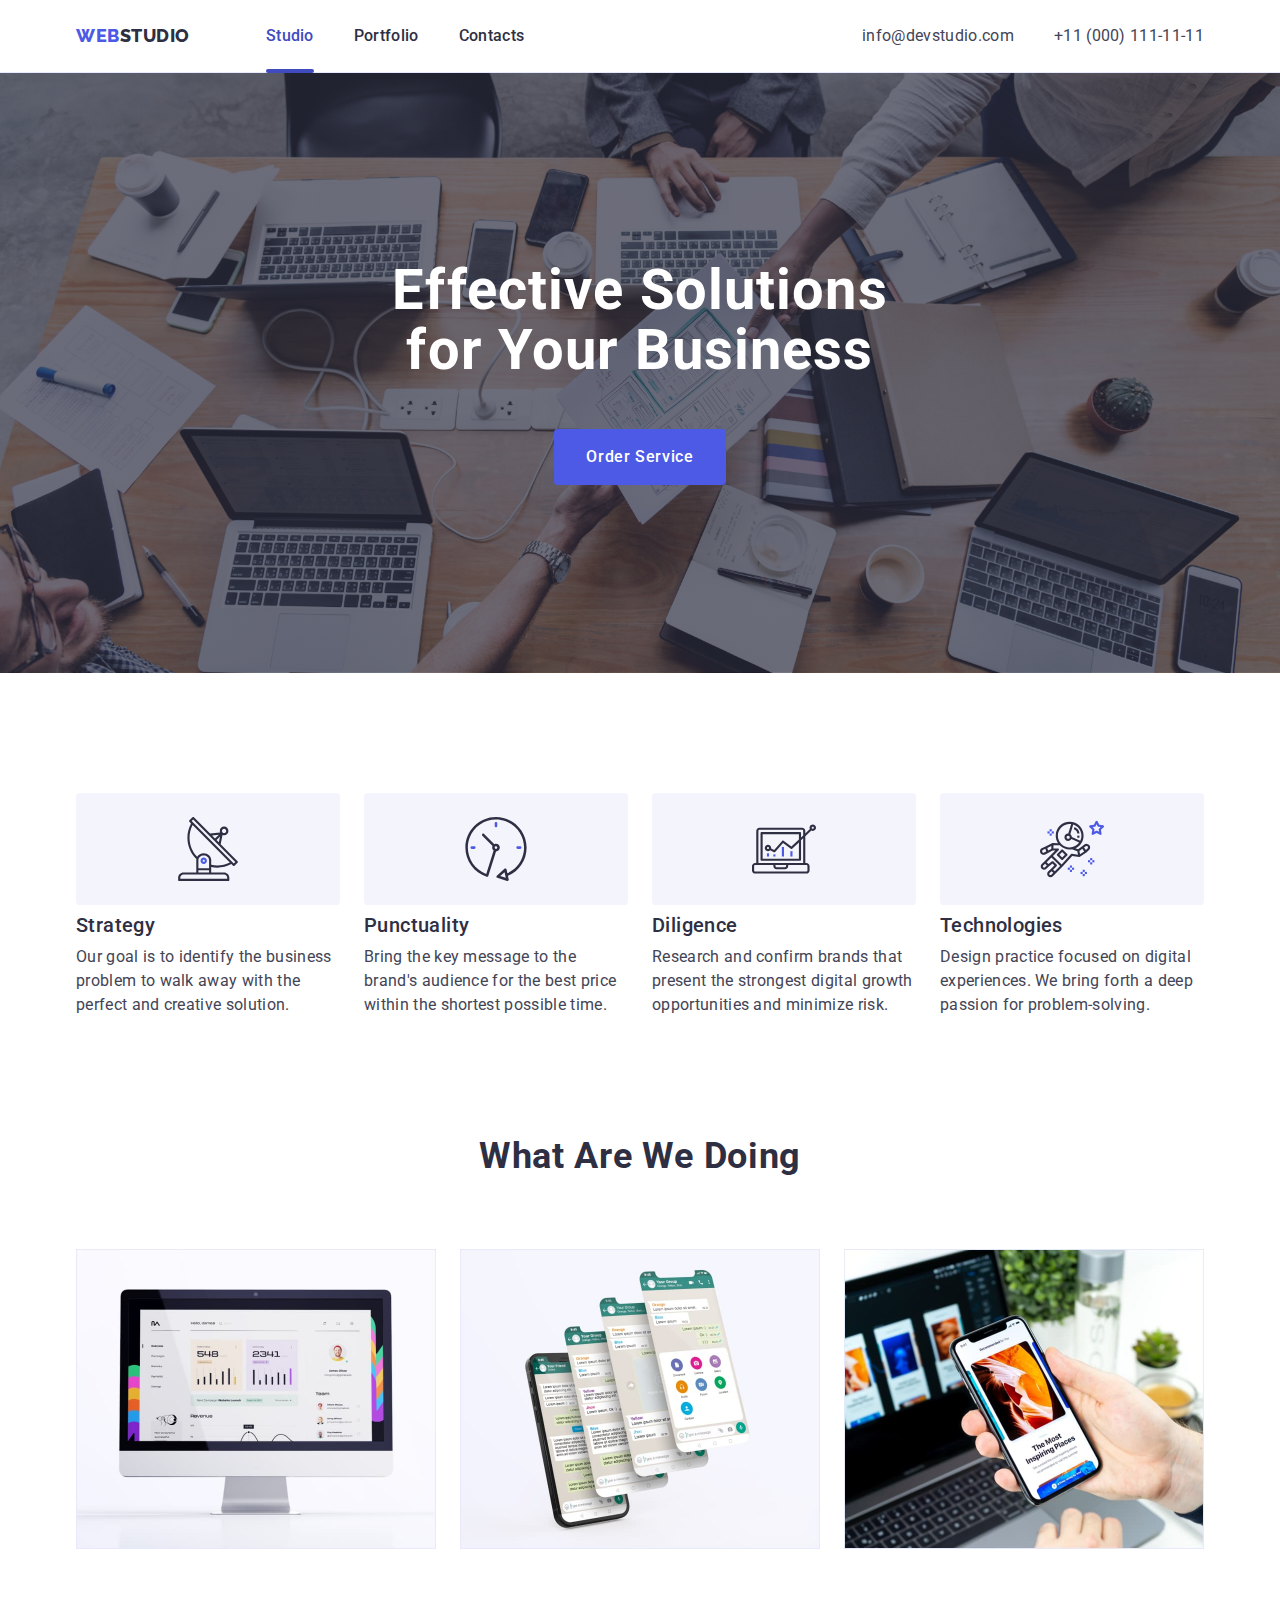
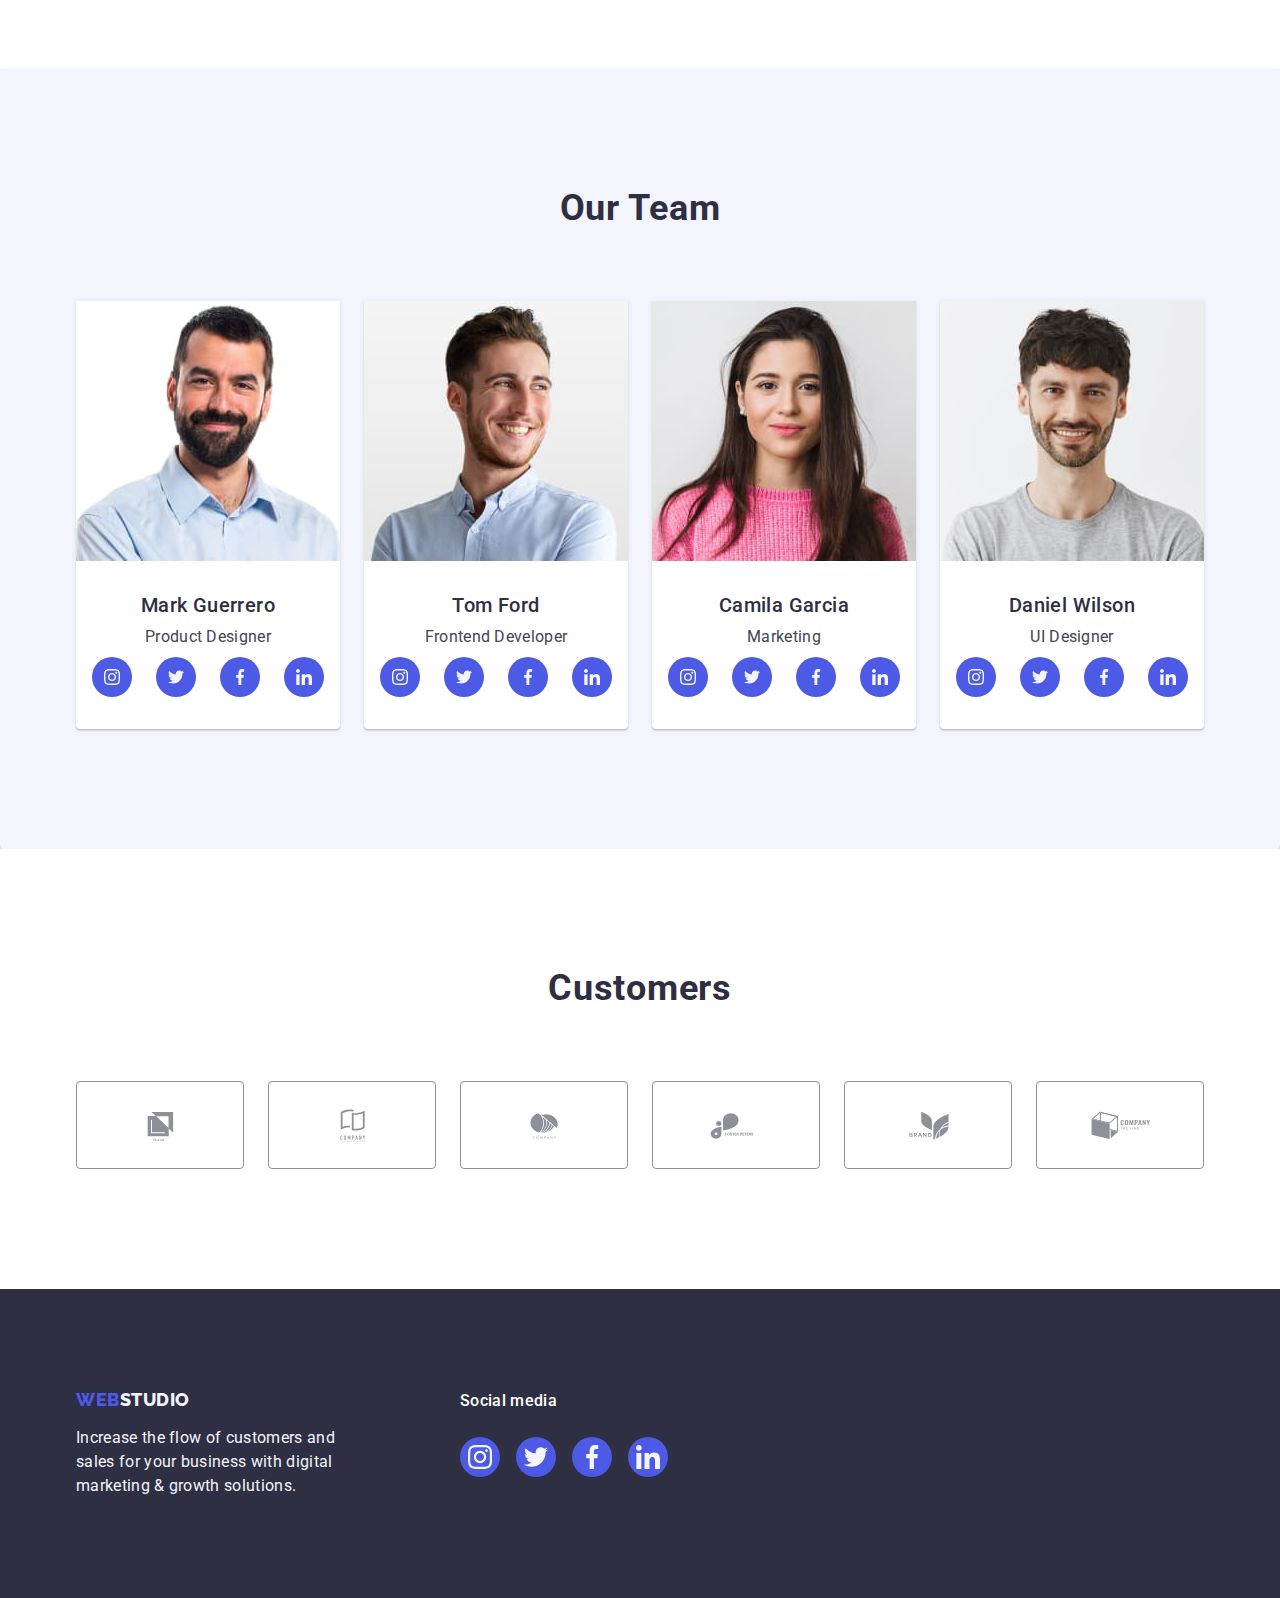
<file: index.html>
<!DOCTYPE html>
<html lang="en">
  <head>
    <meta charset="UTF-8" />
    <meta name="viewport" content="width=device-width, initial-scale=1.0" />
    <title>WebStudio</title>
    <link rel="preconnect" href="https://fonts.googleapis.com" />
    <link rel="preconnect" href="https://fonts.gstatic.com" crossorigin />
    <link
      href="https://fonts.googleapis.com/css2?family=Raleway:wght@800&family=Roboto:wght@400;500;700;900&display=swap"
      rel="stylesheet"
    />

    <link
      rel="stylesheet"
      href="https://cdnjs.cloudflare.com/ajax/libs/modern-normalize/2.0.0/modern-normalize.min.css"
    />
    <link rel="stylesheet" href="css/style.css" />
  </head>
  <body>
    <header class="header">
      <div class="container header-container">
        <nav class="navigation">
          <a href="./index.html" class="header-logo link"
            >Web<span class="studio-header">Studio</span></a
          >

          <ul class="header-menu list">
            <li>
              <a
                href="./index.html"
                class="studio-link header-menu-link link active-page"
                >Studio</a
              >
            </li>
            <li>
              <a href="./portfolio.html" class="link header-menu-link"
                >Portfolio</a
              >
            </li>
            <li><a href="" class="link header-menu-link">Contacts</a></li>
          </ul>
        </nav>
        <address class="address">
          <ul class="list">
            <li>
              <a
                href="mailto:info@devstudio.com"
                class="header-contact-info link studio-address"
                >info@devstudio.com</a
              >
            </li>
            <li>
              <a
                href="tel:+110001111111"
                class="header-contact-info link studio-address"
                >+11 (000) 111-11-11</a
              >
            </li>
          </ul>
        </address>
      </div>
    </header>
    <main>
      <section class="introduction section">
        <div class="container">
          <h1 class="main-header">Effective Solutions for Your Business</h1>

          <button type="button" class="introduction-button" data-modal-open>
            Order Service
          </button>
        </div>
      </section>
      <section class="principles section">
        <div class="container">
          <h2 class="visually-hidden">Header 2</h2>
          <ul class="list">
            <li class="principles-text">
              <div class="principles-icon">
                <svg class="principles-img" width="64" height="64">
                  <use href="./images/icons.svg#icon-antenna-1"></use>
                </svg>
              </div>
              <h3 class="third-header">Strategy</h3>
              <p class="text">
                Our goal is to identify the business problem to walk away with
                the perfect and creative solution.
              </p>
            </li>
            <li class="principles-text">
              <div class="principles-icon">
                <svg class="principles-img" width="64" height="64">
                  <use href="./images/icons.svg#icon-clock-1"></use>
                </svg>
              </div>
              <h3 class="third-header">Punctuality</h3>
              <p class="text">
                Bring the key message to the brand's audience for the best price
                within the shortest possible time.
              </p>
            </li>
            <li class="principles-text">
              <div class="principles-icon">
                <svg class="principles-img" width="64" height="64">
                  <use href="./images/icons.svg#icon-diagram-1"></use>
                </svg>
              </div>
              <h3 class="third-header">Diligence</h3>
              <p class="text">
                Research and confirm brands that present the strongest digital
                growth opportunities and minimize risk.
              </p>
            </li>
            <li class="principles-text">
              <div class="principles-icon">
                <svg class="principles-img" width="64" height="64">
                  <use href="./images/icons.svg#icon-astronaut-1"></use>
                </svg>
              </div>
              <h3 class="third-header">Technologies</h3>
              <p class="text">
                Design practice focused on digital experiences. We bring forth a
                deep passion for problem-solving.
              </p>
            </li>
          </ul>
        </div>
      </section>
      <section class="our-doing section">
        <div class="container">
          <h2 class="second-heading">What are we doing</h2>
          <ul class="list">
            <li class="doing-point">
              <img
                src="./images/image.jpg"
                alt="computer screen"
                width="360"
                height="300"
              />
            </li>
            <li class="doing-point">
              <img
                src="./images/image_1.jpg"
                alt="smartphones"
                width="360"
                height="300"
              />
            </li>
            <li class="doing-point">
              <img
                src="./images/image_2.jpg"
                alt="smartphone and computer"
                width="360"
                height="300"
              />
            </li>
          </ul>
        </div>
      </section>
      <section class="team section">
        <div class="container">
          <h2 class="second-heading">Our Team</h2>

          <ul class="list team-list">
            <li class="list-item">
              <img
                src="./images/photo-1.jpg"
                alt="young man"
                width="264"
                height="260"
              />
              <div class="team-caption">
                <h3 class="third-header">Mark Guerrero</h3>
                <p class="text">Product Designer</p>

                <ul class="list socials-list">
                  <li class="social-point">
                    <a href="" class="link socials-link">
                      <svg width="16" height="16" class="socials-link-icon">
                        <use href="./images/icons.svg#icon-instagram-2"></use>
                      </svg>
                    </a>
                  </li>
                  <li class="social-point">
                    <a href="" class="link socials-link">
                      <svg width="16" height="16" class="socials-link-icon">
                        <use href="./images/icons.svg#icon-twitter-1"></use>
                      </svg>
                    </a>
                  </li>
                  <li class="social-point">
                    <a href="" class="link socials-link">
                      <svg width="16" height="16" class="socials-link-icon">
                        <use href="./images/icons.svg#icon-facebook-1"></use>
                      </svg>
                    </a>
                  </li>
                  <li class="social-point">
                    <a href="" class="link socials-link">
                      <svg width="16" height="16" class="socials-link-icon">
                        <use href="./images/icons.svg#icon-linkedin-1"></use>
                      </svg>
                    </a>
                  </li>
                </ul>
              </div>
            </li>
            <li class="list-item">
              <img
                src="./images/photo-2.jpg"
                alt="also a man"
                width="264"
                height="260"
              />
              <div class="team-caption">
                <h3 class="third-header">Tom Ford</h3>
                <p class="text">Frontend Developer</p>
                <ul class="list socials-list">
                  <li class="socia-point">
                    <a href="" class="link socials-link">
                      <svg width="16" height="16" class="socials-link-icon">
                        <use href="./images/icons.svg#icon-instagram-2"></use>
                      </svg>
                    </a>
                  </li>
                  <li class="socia-point">
                    <a href="" class="link socials-link">
                      <svg width="16" height="16" class="socials-link-icon">
                        <use href="./images/icons.svg#icon-twitter-1"></use>
                      </svg>
                    </a>
                  </li>
                  <li class="socia-point">
                    <a href="" class="link socials-link">
                      <svg width="16" height="16" class="socials-link-icon">
                        <use href="./images/icons.svg#icon-facebook-1"></use>
                      </svg>
                    </a>
                  </li>
                  <li class="socia-point">
                    <a href="" class="link socials-link">
                      <svg width="16" height="16" class="socials-link-icon">
                        <use href="./images/icons.svg#icon-linkedin-1"></use>
                      </svg>
                    </a>
                  </li>
                </ul>
              </div>
            </li>
            <li class="list-item">
              <img
                src="./images/photo-3.jpg"
                alt="a woman"
                width="264"
                height="260"
              />
              <div class="team-caption">
                <h3 class="third-header">Camila Garcia</h3>
                <p class="text">Marketing</p>
                <ul class="list socials-list">
                  <li class="social-point">
                    <a href="" class="link socials-link">
                      <svg width="16" height="16" class="socials-link-icon">
                        <use href="./images/icons.svg#icon-instagram-2"></use>
                      </svg>
                    </a>
                  </li>
                  <li class="social-point">
                    <a href="" class="link socials-link">
                      <svg width="16" height="16" class="socials-link-icon">
                        <use href="./images/icons.svg#icon-twitter-1"></use>
                      </svg>
                    </a>
                  </li>
                  <li class="social-point">
                    <a href="" class="link socials-link">
                      <svg width="16" height="16" class="socials-link-icon">
                        <use href="./images/icons.svg#icon-facebook-1"></use>
                      </svg>
                    </a>
                  </li>
                  <li class="social-point">
                    <a href="" class="link socials-link">
                      <svg width="16" height="16" class="socials-link-icon">
                        <use href="./images/icons.svg#icon-linkedin-1"></use>
                      </svg>
                    </a>
                  </li>
                </ul>
              </div>
            </li>
            <li class="list-item">
              <img
                src="./images/photo-4.jpg"
                alt="yet another man"
                width="264"
                height="260"
              />
              <div class="team-caption">
                <h3 class="third-header">Daniel Wilson</h3>
                <p class="text">UI Designer</p>
                <ul class="list socials-list">
                  <li class="social-point">
                    <a href="" class="link socials-link">
                      <svg width="16" height="16" class="socials-link-icon">
                        <use href="./images/icons.svg#icon-instagram-2"></use>
                      </svg>
                    </a>
                  </li>
                  <li class="social-point">
                    <a href="" class="link socials-link">
                      <svg width="16" height="16" class="socials-link-icon">
                        <use href="./images/icons.svg#icon-twitter-1"></use>
                      </svg>
                    </a>
                  </li>
                  <li class="social-point">
                    <a href="" class="link socials-link">
                      <svg width="16" height="16" class="socials-link-icon">
                        <use href="./images/icons.svg#icon-facebook-1"></use>
                      </svg>
                    </a>
                  </li>
                  <li class="social-point">
                    <a href="" class="link socials-link">
                      <svg width="16" height="16" class="socials-link-icon">
                        <use href="./images/icons.svg#icon-linkedin-1"></use>
                      </svg>
                    </a>
                  </li>
                </ul>
              </div>
            </li>
          </ul>
        </div>
      </section>
      <section class="customers">
        <div class="container">
          <h2 class="second-heading">Customers</h2>
          <ul class="list">
            <li class="customer-point">
              <a class="link" href="">
                <svg class="customers-icon" width="104" height="56">
                  <use href="./images/icons.svg#icon-Client-1"></use>
                </svg>
              </a>
            </li>
            <li class="customer-point">
              <a class="link" href="">
                <svg class="customers-icon" width="104" height="56">
                  <use href="./images/icons.svg#icon-Client-2"></use>
                </svg>
              </a>
            </li>
            <li class="customer-point">
              <a class="link" href="">
                <svg class="customers-icon" width="104" height="56">
                  <use href="./images/icons.svg#icon-Client-3"></use>
                </svg>
              </a>
            </li>
            <li class="customer-point">
              <a class="link" href="">
                <svg class="customers-icon" width="104" height="56">
                  <use href="./images/icons.svg#icon-Client-4"></use>
                </svg>
              </a>
            </li>
            <li class="customer-point">
              <a class="link" href="">
                <svg class="customers-icon" width="104" height="56">
                  <use href="./images/icons.svg#icon-Client-5"></use>
                </svg>
              </a>
            </li>
            <li class="customer-point">
              <a class="link" href="">
                <svg class="customers-icon" width="104" height="56">
                  <use href="./images/icons.svg#icon-Client-6"></use>
                </svg>
              </a>
            </li>
          </ul>
        </div>
      </section>
    </main>
    <footer class="footer">
      <div class="container footer-container">
        <div class="footer-left">
          <a href="./index.html" class="footer-logo link"
            >Web<span class="studio">Studio</span></a
          >
          <p class="footer-text">
            Increase the flow of customers and sales for your business with
            digital marketing & growth solutions.
          </p>
        </div>
        <div class="social-links">
          <p class="socials">Social media</p>
          <ul class="list socials-list">
            <li class="social-point">
              <a href="" class="link socials-link">
                <svg width="24" height="24" class="socials-link-icon">
                  <use href="./images/icons.svg#icon-instagram-2"></use>
                </svg>
              </a>
            </li>
            <li class="social-point">
              <a href="" class="link socials-link">
                <svg width="24" height="24" class="socials-link-icon">
                  <use href="./images/icons.svg#icon-twitter-1"></use>
                </svg>
              </a>
            </li>
            <li class="social-point">
              <a href="" class="link socials-link">
                <svg width="24" height="24" class="socials-link-icon">
                  <use href="./images/icons.svg#icon-facebook-1"></use>
                </svg>
              </a>
            </li>
            <li class="social-point">
              <a href="" class="link socials-link">
                <svg width="24" height="24" class="socials-link-icon">
                  <use href="./images/icons.svg#icon-linkedin-1"></use>
                </svg>
              </a>
            </li>
          </ul>
        </div>
      </div>
    </footer>
    <div class="modal-window is-hidden" data-modal>
      <div class="modal-container">
        <button type="button" data-modal-close class="modal-btn">
          <svg class="btn-svg" width="8" height="8">
            <use href="./images/icons.svg#icon-close"></use>
          </svg>
        </button>
      </div>
    </div>
    <script src="./js/modal.js"></script>
  </body>
</html>
</file>
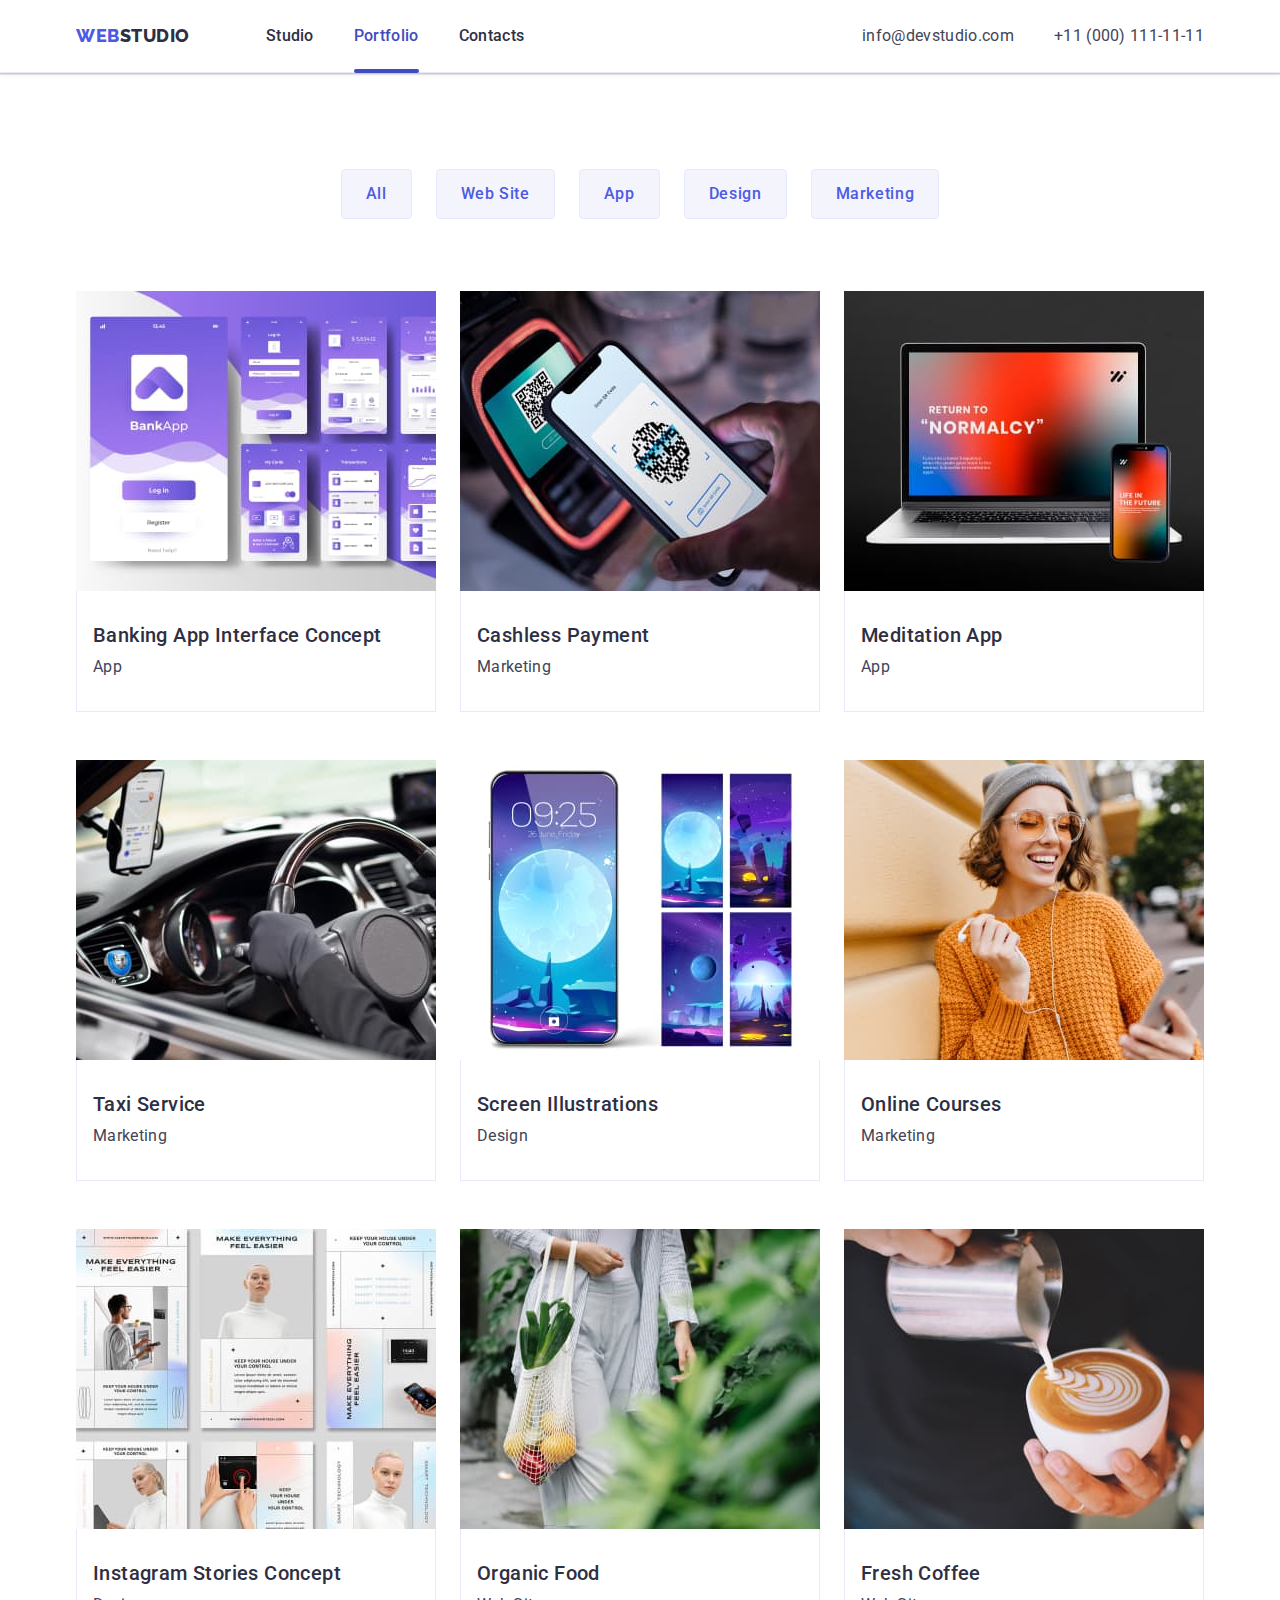
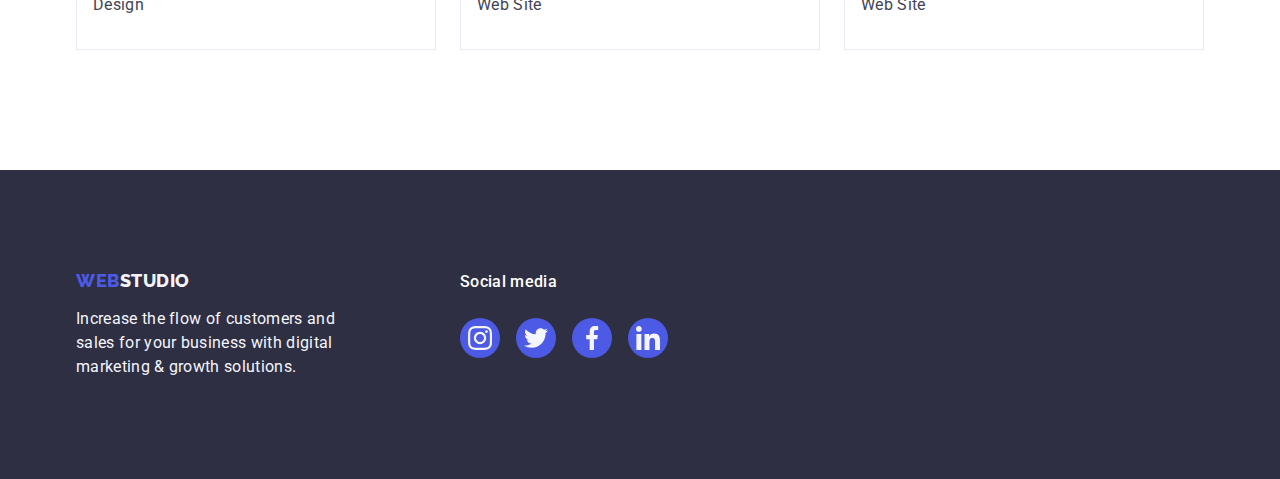
<file: portfolio.html>
<!DOCTYPE html>
<html lang="en">
  <head>
    <meta charset="UTF-8" />
    <meta name="viewport" content="width=device-width, initial-scale=1.0" />
    <title>Document</title>
    <link rel="preconnect" href="https://fonts.googleapis.com" />
    <link rel="preconnect" href="https://fonts.gstatic.com" crossorigin />
    <link
      href="https://fonts.googleapis.com/css2?family=Raleway:wght@800&family=Roboto:wght@400;500;700;900&display=swap"
      rel="stylesheet"
    />

    <link
      rel="stylesheet"
      href="https://cdnjs.cloudflare.com/ajax/libs/modern-normalize/2.0.0/modern-normalize.min.css"
    />
    <link rel="stylesheet" href="./css/style.css" />
  </head>
  <body>
    <header class="header">
      <div class="container header-container">
        <nav class="navigation">
          <a href="./index.html" class="header-logo link"
            >Web<span class="studio-header">Studio</span></a
          >

          <ul class="header-menu list">
            <li>
              <a href="./index.html" class="link header-menu-link studio-link"
                >Studio</a
              >
            </li>
            <li>
              <a
                href="./portfolio.html"
                class="link header-menu-link active-page"
                >Portfolio</a
              >
            </li>
            <li><a href="" class="link header-menu-link">Contacts</a></li>
          </ul>
        </nav>
        <address class="address">
          <ul class="list">
            <li>
              <a
                href="mailto:info@devstudio.com"
                class="header-contact-info link"
                >info@devstudio.com</a
              >
            </li>
            <li>
              <a href="tel:+110001111111" class="header-contact-info link phone"
                >+11 (000) 111-11-11</a
              >
            </li>
          </ul>
        </address>
      </div>
    </header>

    <main>
      <section class="portfolio">
        <div class="container">
          <h1 class="visually-hidden">Our portfolio</h1>
          <ul class="portfolio-navigation list">
            <li>
              <button type="button" class="portfolio-navigation-btn">
                All
              </button>
            </li>
            <li>
              <button type="button" class="portfolio-navigation-btn">
                Web Site
              </button>
            </li>
            <li>
              <button type="button" class="portfolio-navigation-btn">
                App
              </button>
            </li>
            <li>
              <button type="button" class="portfolio-navigation-btn">
                Design
              </button>
            </li>
            <li>
              <button type="button" class="portfolio-navigation-btn">
                Marketing
              </button>
            </li>
          </ul>

          <ul class="portfolio-list list">
            <li class="portfolio-point">
              <a href="" class="link">
                <div class="hover-come">
                  <img
                    src="./images/portfolio_images/img-1.jpg"
                    alt="interface of the banking app"
                  />
                  <p class="hover-text">
                    14 Stylish and User-Friendly App Design Concepts · Task
                    Manager App · Calorie Tracker App · Exotic Fruit Ecommerce
                    App · Cloud Storage App
                  </p>
                </div>
                <div class="caption">
                  <h2 class="third-header">Banking App Interface Concept</h2>
                  <p class="text">App</p>
                </div>
              </a>
            </li>
            <li class="portfolio-point">
              <a href="" class="link">
                <div class="hover-come">
                  <img
                    src="./images/portfolio_images/img-2.jpg"
                    alt="cashless payment"
                  />
                  <p class="hover-text">
                    14 Stylish and User-Friendly App Design Concepts · Task
                    Manager App · Calorie Tracker App · Exotic Fruit Ecommerce
                    App · Cloud Storage App
                  </p>
                </div>
                <div class="caption">
                  <h2 class="third-header">Cashless Payment</h2>
                  <p class="text">Marketing</p>
                </div>
              </a>
            </li>
            <li class="portfolio-point">
              <a href="" class="link">
                <div class="hover-come">
                  <img
                    src="./images/portfolio_images/img-3.jpg"
                    alt="meditation app interface"
                  />
                  <p class="hover-text">
                    14 Stylish and User-Friendly App Design Concepts · Task
                    Manager App · Calorie Tracker App · Exotic Fruit Ecommerce
                    App · Cloud Storage App
                  </p>
                </div>
                <div class="caption">
                  <h2 class="third-header">Meditation App</h2>
                  <p class="text">App</p>
                </div>
              </a>
            </li>
            <li class="portfolio-point">
              <a href="" class="link">
                <div class="hover-come">
                  <img
                    src="./images/portfolio_images/img-4.jpg"
                    alt="driving wheel of a taxi"
                  />
                  <p class="hover-text">
                    14 Stylish and User-Friendly App Design Concepts · Task
                    Manager App · Calorie Tracker App · Exotic Fruit Ecommerce
                    App · Cloud Storage App
                  </p>
                </div>
                <div class="caption">
                  <h2 class="third-header">Taxi Service</h2>
                  <p class="text">Marketing</p>
                </div>
              </a>
            </li>
            <li class="portfolio-point">
              <a href="" class="link">
                <div class="hover-come">
                  <img
                    src="./images/portfolio_images/img-5.jpg"
                    alt="illustrations for phone wallpapers"
                  />
                  <p class="hover-text">
                    14 Stylish and User-Friendly App Design Concepts · Task
                    Manager App · Calorie Tracker App · Exotic Fruit Ecommerce
                    App · Cloud Storage App
                  </p>
                </div>
                <div class="caption">
                  <h2 class="third-header">Screen Illustrations</h2>
                  <p class="text">Design</p>
                </div>
              </a>
            </li>
            <li class="portfolio-point">
              <a href="" class="link">
                <div class="hover-come">
                  <img
                    src="./images/portfolio_images/img-6.jpg"
                    alt="smiling woman on a video call"
                  />
                  <p class="hover-text">
                    14 Stylish and User-Friendly App Design Concepts · Task
                    Manager App · Calorie Tracker App · Exotic Fruit Ecommerce
                    App · Cloud Storage App
                  </p>
                </div>
                <div class="caption">
                  <h2 class="third-header">Online Courses</h2>
                  <p class="text">Marketing</p>
                </div>
              </a>
            </li>
            <li class="portfolio-point">
              <a href="" class="link">
                <div class="hover-come">
                  <img
                    src="./images/portfolio_images/img-7.jpg"
                    alt="concepts of Instagram stories"
                  />
                  <p class="hover-text">
                    14 Stylish and User-Friendly App Design Concepts · Task
                    Manager App · Calorie Tracker App · Exotic Fruit Ecommerce
                    App · Cloud Storage App
                  </p>
                </div>
                <div class="caption">
                  <h2 class="third-header">Instagram Stories Concept</h2>
                  <p class="text">Design</p>
                </div>
              </a>
            </li>
            <li class="portfolio-point">
              <a href="" class="link">
                <div class="hover-come">
                  <img
                    src="./images/portfolio_images/img-8.jpg"
                    alt="bag with organic produce"
                  />
                  <p class="hover-text">
                    14 Stylish and User-Friendly App Design Concepts · Task
                    Manager App · Calorie Tracker App · Exotic Fruit Ecommerce
                    App · Cloud Storage App
                  </p>
                </div>
                <div class="caption">
                  <h2 class="third-header">Organic Food</h2>
                  <p class="text">Web Site</p>
                </div>
              </a>
            </li>
            <li class="portfolio-point">
              <a href="" class="link">
                <div class="hover-come">
                  <img
                    src="./images/portfolio_images/img-9.jpg"
                    alt="latte art"
                  />
                  <p class="hover-text">
                    14 Stylish and User-Friendly App Design Concepts · Task
                    Manager App · Calorie Tracker App · Exotic Fruit Ecommerce
                    App · Cloud Storage App
                  </p>
                </div>
                <div class="caption">
                  <h2 class="third-header">Fresh Coffee</h2>
                  <p class="text">Web Site</p>
                </div>
              </a>
            </li>
          </ul>
        </div>
      </section>
    </main>

    <footer class="footer">
      <div class="container footer-container">
        <div class="footer-left">
          <a href="./index.html" class="footer-logo link"
            >Web<span class="studio">Studio</span></a
          >
          <p class="footer-text">
            Increase the flow of customers and sales for your business with
            digital marketing & growth solutions.
          </p>
        </div>
        <div class="social-links">
          <p class="socials">Social media</p>
          <ul class="list socials-list">
            <li class="social-point">
              <a href="" class="link socials-link">
                <svg width="24" height="24" class="socials-link-icon">
                  <use href="./images/icons.svg#icon-instagram-2"></use>
                </svg>
              </a>
            </li>
            <li class="social-point">
              <a href="" class="link socials-link">
                <svg width="24" height="24" class="socials-link-icon">
                  <use href="./images/icons.svg#icon-twitter-1"></use>
                </svg>
              </a>
            </li>
            <li class="social-point">
              <a href="" class="link socials-link">
                <svg width="24" height="24" class="socials-link-icon">
                  <use href="./images/icons.svg#icon-facebook-1"></use>
                </svg>
              </a>
            </li>
            <li class="social-point">
              <a href="" class="link socials-link">
                <svg width="24" height="24" class="socials-link-icon">
                  <use href="./images/icons.svg#icon-linkedin-1"></use>
                </svg>
              </a>
            </li>
          </ul>
        </div>
      </div>
    </footer>
    <script src="./js/modal.js"></script>
  </body>
</html>
</file>
<file: css/style.css>
:root{
  --navyblue: #2E2F42;
  --white:#fff;
  --iris: #4D5AE5;
  --slate: #434455;
  --cloud: #f4f4fd;
  --ocean: #404BBF;
  --green:#31D0AA;
  --lightslate: #8E8F99;
  --cornflower: #E7E9FC;
  --navybluemodal:#2E2F42;
  --grey: #2E2F42;
  --dairy: #FCFCFC;
}

body{
  
  color:var(--slate);
  font-family: 'Roboto', sans-serif;
  background-color: var(--white);
  min-height: 100vh;
}

.link{
  text-decoration: none;
}

.list{
  list-style-type: none;
  
}

img{
  display: block;
  max-width: 100%;
}

ul{
  margin-top: 0;
  margin-bottom: 0;
  padding-left: 0;
}

h1, h2, h3, h4, h5, h6, p{
  margin-top: 0;
  margin-bottom: 0;
}

.container{
  /*max-width: 1158px;*/
  width: 1158px;
  margin: 0 auto;
  padding: 0 15px;
  /*padding-left: 156px;*/
}

.visually-hidden{
  position: absolute;
  width: 1px;
  height: 1px;
  margin: -1px;
  border: 0;
  padding: 0;
  
  white-space: nowrap;
  clip-path: inset(100%);
  clip: rect(0 0 0 0);
  overflow: hidden;
}

/*Header*/

.header{
 
  border-bottom: 1px solid var(--cornflower);
background: var(--white, #FFF);
box-shadow: 0px 2px 1px rgba(46, 47, 66, 0.08), 0px 1px 1px rgba(46, 47, 66, 0.16), 0px 1px 6px rgba(46, 47, 66, 0.08); 

}

.header-container{
  display: flex;
  align-items: center;
}

.header-logo{
  font-family: Raleway, sans-serif;
  font-size: 18px;
  font-weight: 800;
  line-height: 1.17; 
  letter-spacing: 0.03em;
  text-transform: uppercase;
  color: var(--iris);
  margin-right: 76px;
}

.studio{
  color: var(--cloud);
}

.navigation{
  display: flex;
  align-items: center;
  
 
}
nav .header-menu{
  display: flex;
  gap: 40px;
  
  
}

.header-menu-link{
  display: block;
  color: var(--navyblue);
font-size: 16px;
font-weight: 500;
line-height: 1.5; /* 24/16 */
letter-spacing: 0.02em;
padding: 24px 0 ;
transition: color 250ms cubic-bezier(0.4, 0, 0.2, 1);
}

.header-menu-link:hover,
.header-menu-link:focus{
  color:var(--ocean)
}

.header-contact-info{
  
  color: var(--slate);
  font-style: normal;
font-size: 16px;
line-height: 1.5;
letter-spacing: 0.02em;
}

.header-contact-info:hover,
.header-contact-info:focus{
  color:var(--ocean);
}

.address{
  font-style:normal;
  margin-left: auto;
}

address ul{
  display: flex;
  gap: 40px;
}

.studio-header{
  color:var(--grey);
}

.studio-link{
transition: color 250ms cubic-bezier(0.4, 0, 0.2, 1);
}

.phone,
.studio-address,
.studio-link{
  transition: color 250ms cubic-bezier(0.4, 0, 0.2, 1);
}





/*Introduction*/

.introduction{
  background-color: var(--navyblue);
  background-image: linear-gradient(rgba(46, 47, 66, 0.7), rgba(46, 47, 66, 0.7)), url(../images/img-name.jpg);
  background-repeat: no-repeat;
  background-position: center;
  background-size: cover;
  color: var(--white); 
  align-content: center;
  padding: 188px 0;
  max-width: 1440px;
  margin: 0 auto;
}

.main-header{
font-size: 56px;
line-height: 1.07; /* 60/56 */
letter-spacing: 0.02em;
text-align: center;
margin-bottom:48px;
margin-right: auto;
margin-left: auto;
max-width: 496px;
}

.introduction-button{
background-color: var(--iris);
font-family: inherit;
font-size: 16px;
font-style: normal;
font-weight: 500;
line-height: 1.5; /* 24/16 */
letter-spacing: 0.04em;
color: var(--white);
cursor: pointer;
margin-right: auto;
margin-left: auto;
padding: 16px 32px;

display: block;
min-width: 169px;
height: 56px;
border: none;
border-radius: 4px;
transition:  background-color 250ms cubic-bezier(0.4, 0, 0.2, 1); 
}

.introduction-button:hover,
.introduction-button:focus{
  background-color: var(--ocean);
}

/*Principles*/

.principles{
  padding: 120px 0;
}

.principles-icon{
  display: flex;
  justify-content: center;
  align-items: center;
  box-sizing: border-box;
  width: 264px;
height: 112px;
flex-shrink: 0;
border-radius: 4px;
background: var(--cloud, #F4F4FD);
margin-bottom: 8px;

}

.principles .list{
  display: flex;
  gap: 24px;
  justify-content: center;;
  align-items: center;

}

.principles-text{
  width: calc((100% - 72px) / 4 );
}

.principles .third-header{
  margin-bottom: 8px;
}

.third-header{
  color: var(--navyblue);
font-size: 20px;
font-weight: 500;
line-height: 1.2; /* 120% */
letter-spacing: 0.02em;

}

.text{
font-size: 16px;
line-height: 1.5; /* 150% */
letter-spacing: 0.02em;
color: var(--slate);

}



.second-heading{
  color: var(--navyblue, #2E2F42);
text-align: center;
font-size: 36px;
line-height: 1.11; /* 40/36 */
letter-spacing: 0.02em;
text-transform: capitalize;
margin-bottom: 72px;
}

/*Team*/

.team{
  background-color: var(--cloud);
  padding: 120px 0;
  border-radius: 0px 0px 4px 4px;

box-shadow: 0px 2px 1px 0px rgba(46, 47, 66, 0.08), 0px 1px 1px 0px rgba(46, 47, 66, 0.16), 0px 1px 6px 0px rgba(46, 47, 66, 0.08);
}

.socials-list{
  margin-top: 8px;
  display: flex;
  justify-content: center;
  gap: 24px;
}

.socials-list li{
  width: 40px;
  height: 40px;
}

.socials-link{
  width: 100%;
  height: 100%;
  background-color: var(--iris);
  border-radius: 50%;
  display: flex;
  align-items: center;
  justify-content: center;
  transition: background-color 250ms cubic-bezier(0.4, 0, 0.2, 1);
}
.socials-link:hover,
.socials-link:focus{
  background-color: var(--ocean); 
}

.socials-link svg{
  fill:var(--cloud)
}

.customers{
  background-color: var(--white);
  padding: 120px 0;
}

.our-doing{
  padding-bottom: 120px;
}

.our-doing .list{
  display: flex;
  align-items: center;
  gap: 24px;
  justify-content: center;
}


.list-item{
  background-color: var(--white)
}

.team-list{
  display: flex;
  align-items: center;
  gap: 24px;
  justify-content: center;
}

.team-list .list-item{

  border-radius: 0px 0px 4px 4px;
background: var(--white, #FFF);
box-shadow: 0px 2px 1px 0px rgba(46, 47, 66, 0.08), 0px 1px 1px 0px rgba(46, 47, 66, 0.16), 0px 1px 6px 0px rgba(46, 47, 66, 0.08);
}

.team-caption{
  padding: 32px 0;
}

.team-caption h3{
  text-align: center; 
  margin-bottom: 8px;
}

.team-caption p{
  text-align: center;
}



.customers .list{
  display: flex;
  gap: 24px;
}

.customers li{
  width: calc((100% - 120px) / 6); 
  height: 88px;
}

.customers .link{
  border: 1px solid #8e8f99;
  width: 100%;
  height: 100%;
  border-radius: 4px;
 display: flex;
 align-items: center;
 justify-content: center;
 color: var(--lightslate);
 transition: border-color 250ms cubic-bezier(0.4, 0, 0.2, 1), color 250ms cubic-bezier(0.4, 0, 0.2, 1);
}

 .customer-point .customers-icon{
  fill:currentColor;
}


.customers .link:hover,
.customers .link:focus{
  border-color: var(--ocean);
  color: var(--ocean);

}
/*Portfolio*/

.portfolio{
  padding-top: 96px; 
  padding-bottom: 120px; 
}

.active-page{
  position: relative;
  color: #404bbf; 
}

.active-page:after{
  content: '';
  width:100%;
  position: absolute; 
  left: 0; 
  bottom: -1px;
  height: 4px;
  background-color: #404bbf;
  border-radius: 2px; 
  transition:color 250ms cubic-bezier(0.4, 0, 0.2, 1);
}

.portfolio-navigation-btn{
  font-family: inherit;
  font-style: normal;
  
background: var(--cloud, #F4F4FD);
color: var(--iris);
text-align: center;
font-style: normal;
font-size: 16px;
font-weight: 500;
line-height: 1.5; 
letter-spacing: 0.04em;
cursor:pointer;
border-radius: 4px;
transition: color 250ms cubic-bezier(0.4, 0, 0.2, 1), background-color 250ms cubic-bezier(0.4, 0, 0.2, 1), border-color 250ms cubic-bezier(0.4, 0, 0.2, 1), box-shadow 250ms cubic-bezier(0.4, 0, 0.2, 1);
border: 1px solid var(--cornflower);
padding: 12px 24px;
}

.portfolio-navigation-btn:hover,
.portfolio-navigation-btn:focus{
  background: var(--ocean);
  color: var(--white);
  border: 1px solid transparent;
  border-radius: 4px;

box-shadow: 0px 2px 2px 0px rgba(0, 0, 0, 0.12), 0px 2px 1px 0px rgba(0, 0, 0, 0.08), 0px 3px 1px 0px rgba(0, 0, 0, 0.10);

}



.portfolio-navigation{
  display: flex;
  gap: 24px;
 margin-bottom: 72px;
 
 justify-content: center;
}

.portfolio-list{
  display: flex;
  column-gap: 24px;
  row-gap: 48px;
  flex-wrap: wrap;
  background-color: var(--white);
  align-content: center;
  justify-content: center;
  row-gap: 48px; 
}



.portfolio-point{
  width: calc((100% - 48px) / 3);
  text-align: left;
  display: block;
}

.portfolio-point .link{
  Display: block;
  transition: box-shadow 250ms cubic-bezier(0.4, 0, 0.2, 1);
}

.portfolio-point .link:hover,
.portfolio-point .link:focus{


box-shadow: 0px 2px 1px 0px rgba(46, 47, 66, 0.08), 0px 1px 1px 0px rgba(46, 47, 66, 0.16), 0px 1px 6px 0px rgba(46, 47, 66, 0.08);
transform: translateY(0%);

}

.hover-come{
  position: relative;
  overflow:hidden;
}

.hover-text{
  position: absolute;
  top: 0;
  line-height: 1.5;
  font-size: 16px;
  letter-spacing: 0.02em; 
  color: var(--cloud);
  padding: 40px 32px; 
  background-color: #4d5ae5;
  height: 100%;
  width: 100%;
  transform: translateY(100%);
  transition: transform 250ms cubic-bezier(0.4, 0, 0.2, 1); 
}

.portfolio-point .link:hover .hover-text,
.portfolio-point .link:focus .hover-text{
  transform: translateY(0%);
  transition: transform 250ms cubic-bezier(0.4, 0, 0.2, 1); 
}


.caption{
  border: 1px solid var(--cornflower);
  border-top: none; 
  padding: 32px 16px;
 
}



 .portfolio-list h2{
  margin-bottom: 8px;
 }

/*Footer*/

.footer{
  background-color: var(--navyblue);
  padding: 100px 0;
  display: flex;
 
}


.footer-logo {
  color: var(--iris);
  text-transform:uppercase;
font-family: Raleway, sans-serif;
font-size: 18px;
font-weight: 800;
line-height: 1.17; /* 116.667% */
letter-spacing: 0.03em;

display: inline-block; 
margin-bottom: 16px;

}

.footer-text{
color: var(--cloud, #F4F4FD);
font-size: 16px;
line-height: 1.5;
letter-spacing: 0.02em;

max-width: 264px;
}

.socials{
  color: var(--white);
font-size: 16px;
font-weight: 500;
line-height: 24px; /* 150% */
letter-spacing: 0.32px;
display: inline-flex;
align-items: flex-start;
gap: 16px;
margin-left: auto;
margin-bottom: 16px; 
}

.social-icon{
  fill: var(--white);
  width: 40px;
  height: 40px;
  
}

.customers-icon{
  fill: var(--lightslate);
}

.footer-container{
  display: flex;
  align-items: baseline;
}

.footer-left{
  margin-right: 120px;
}

.social-links .list{
  display: flex;
  gap: 16px;
}

footer .socials-link:hover,
footer .socials-link:focus{
  background-color: var(--green)
}

.modal-window{
  position: fixed;
  top: 0;
  left: 0;
  width: 100%;
  height: 100%;
  background-color: rgba(46, 47, 66, 0.4);
  transition: opacity 250ms cubic-bezier(0.4, 0, 0.2, 1), visibility 250ms cubic-bezier(0.4, 0, 0.2, 1);

}

.is-hidden{
  opacity: 0;
  visibility: hidden;
  pointer-events: none;
  
}
.modal-container{
  position: absolute;
  top: 50%;
  left: 50%;
  transform: translate(-50%, -50%) scale(1);
  width: 408px;
  min-height: 584px;
  background: #fcfcfc; 
  box-shadow:0px 1px 1px rgba(0, 0, 0, 0.14), 0px 1px 3px rgba(0, 0, 0, 0.12), 0px 2px 1px rgba(0, 0, 0, 0.2); 
  border-radius: 4px;
  transition: transform 250ms cubic-bezier(0.4, 0, 0.2, 1); 
}

.modal-btn{
  position: absolute;
  top: 24px;
  right: 24px;
  width: 24px;
  height: 24px;
  border-radius: 50%;
  display: flex;
  align-items: center;
  justify-content: center;
  background-color: #e7e9fc;
  border: 1px solid rgba(0, 0, 0, 0.1);
  padding: 0;
  cursor: pointer;
  transition: background-color 250ms cubic-bezier(0.4, 0, 0.2, 1), border 250ms cubic-bezier(0.4, 0, 0.2, 1); 
}

.modal-btn:hover,
.modal-btn:focus{
  background-color:  #404bbf;
  border: none;
}

.btn-svg{
  transition: fill 250ms cubic-bezier(0.4, 0, 0.2, 1); 
}

 .modal-btn:hover svg,
.modal-btn:focus svg{
  fill: #ffffff;
}
</file>
